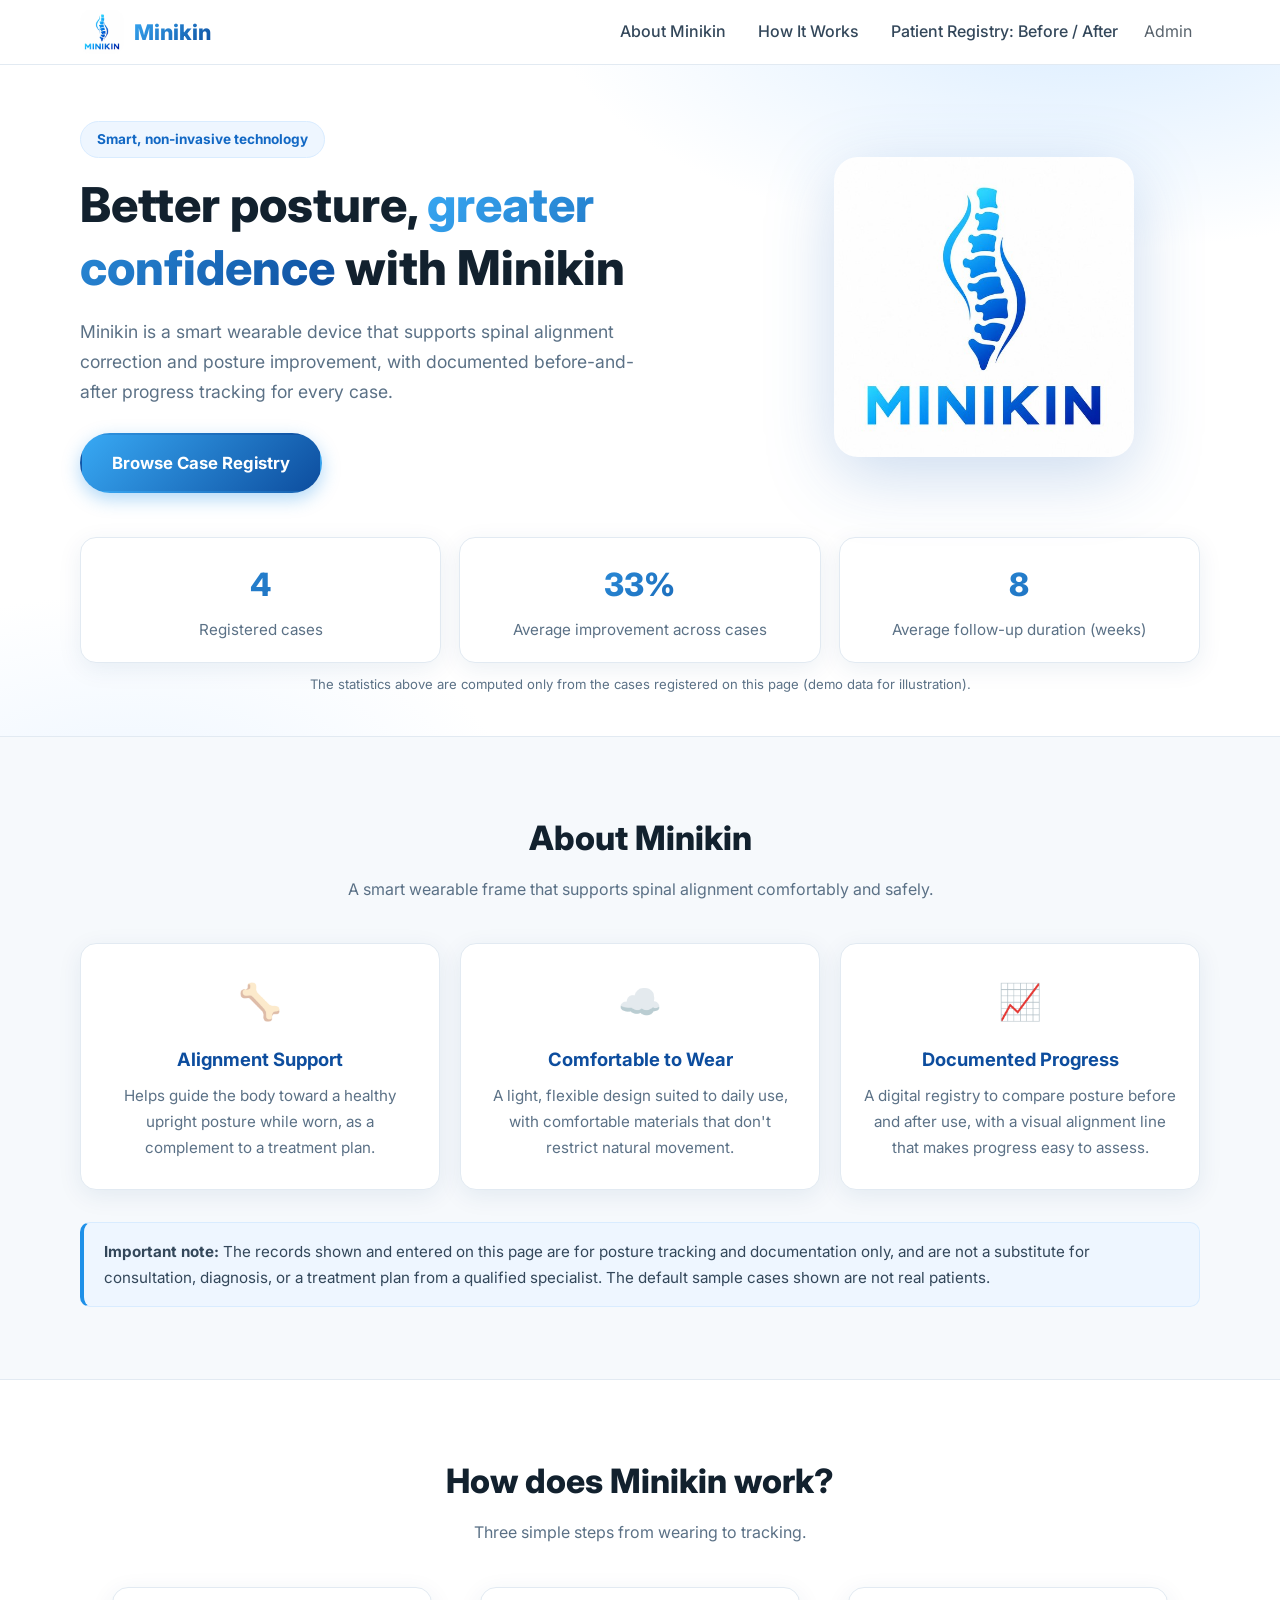
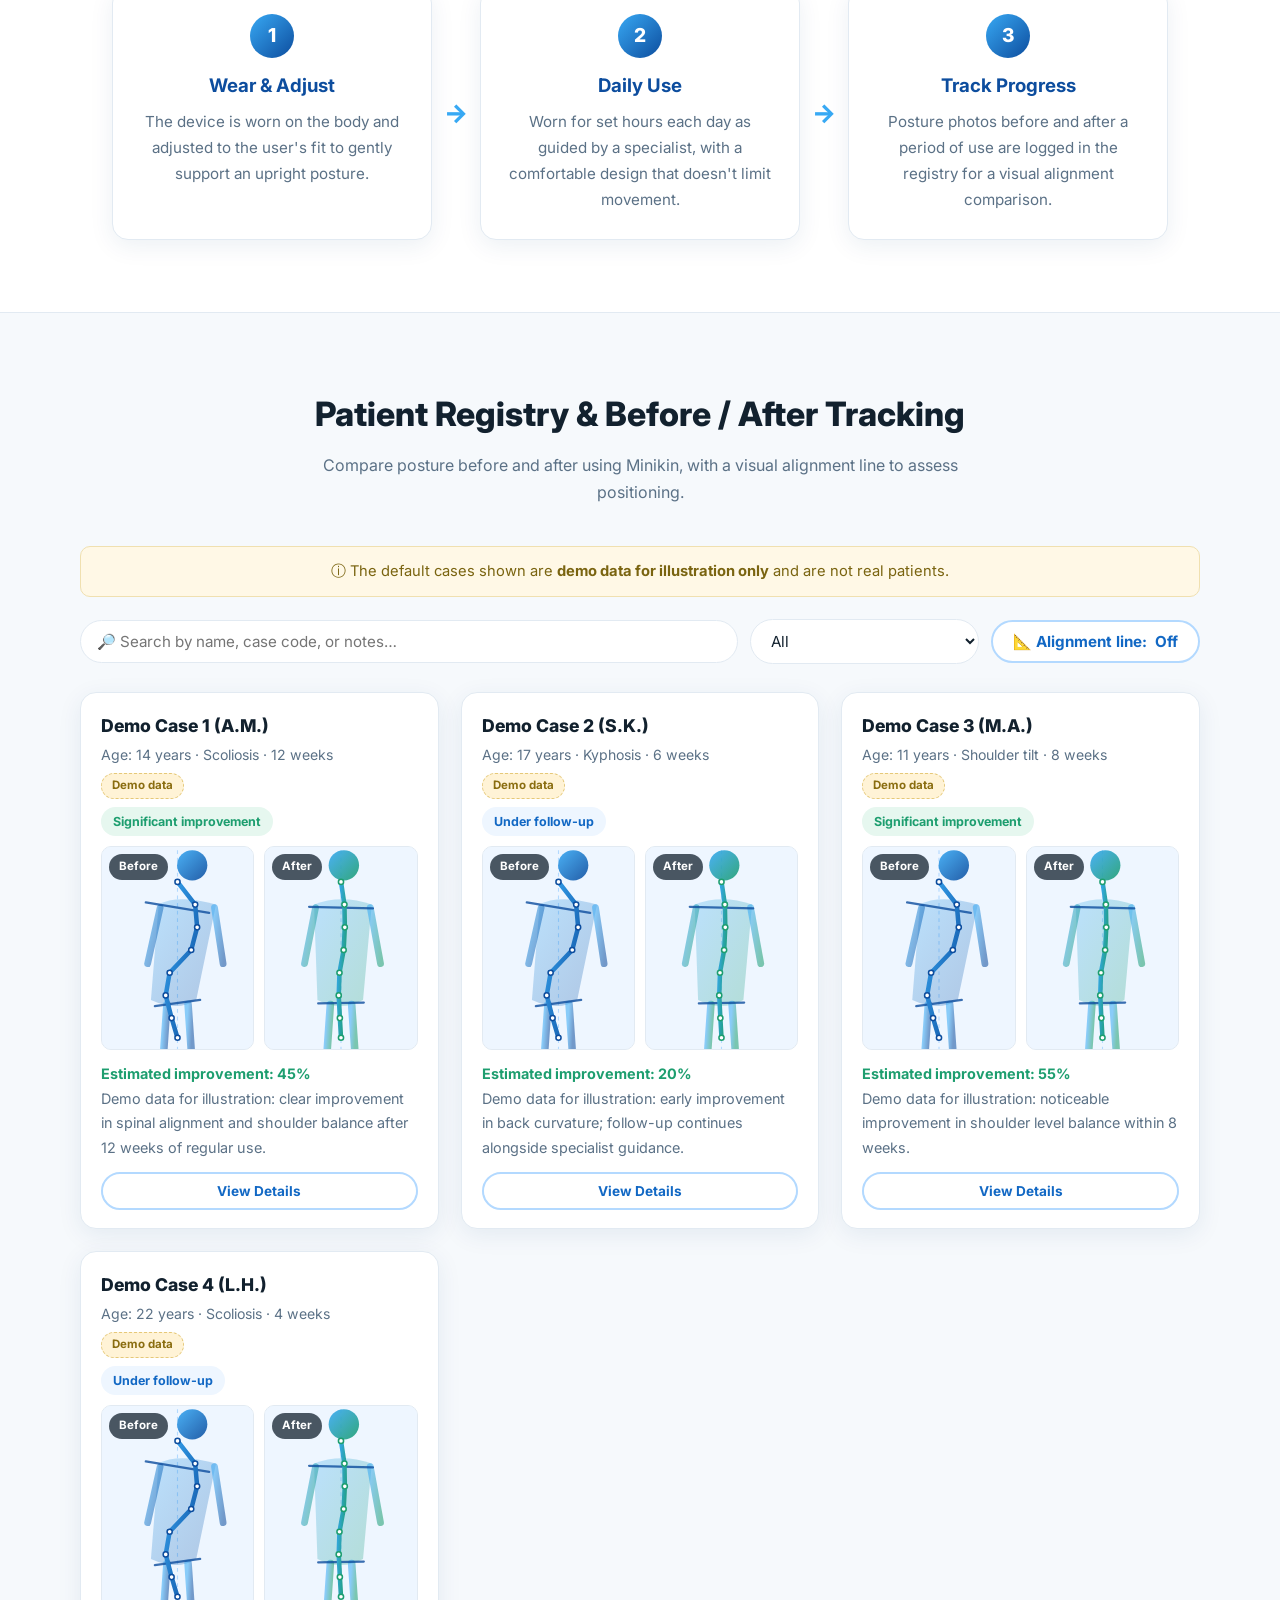
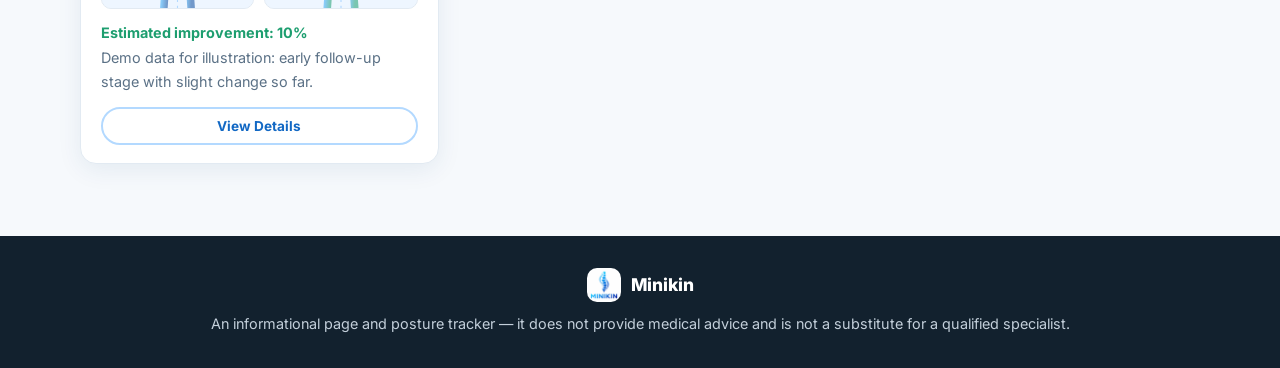
<file: index.html>
<!DOCTYPE html>
<html lang="en" dir="ltr">
<head>
  <meta charset="UTF-8" />
  <meta name="viewport" content="width=device-width, initial-scale=1.0" />
  <title>Minikin | Smart Posture &amp; Spinal Alignment Device</title>
  <meta name="description" content="Minikin - a smart, non-invasive wearable device supporting spinal alignment correction and posture improvement, with a registry to track cases before and after use." />
  <!-- Clean fonts (load when online, with automatic system fallbacks) -->
  <link rel="preconnect" href="https://fonts.googleapis.com" />
  <link rel="preconnect" href="https://fonts.gstatic.com" crossorigin />
  <link href="https://fonts.googleapis.com/css2?family=Inter:wght@400;500;600;700;800&display=swap" rel="stylesheet" />
  <link rel="stylesheet" href="styles.css" />
</head>
<body>

  <!-- ===== Sticky top navigation bar ===== -->
  <header class="navbar" id="top">
    <div class="container nav-inner">
      <a class="brand" href="#top" aria-label="Minikin - Home">
        <img src="[data-uri]" alt="Minikin logo" class="brand-logo" />
        <span class="brand-name">Minikin</span>
      </a>

      <button class="nav-toggle" id="navToggle" aria-label="Open menu" aria-expanded="false">
        <span></span><span></span><span></span>
      </button>

      <nav class="nav-links" id="navLinks" aria-label="Main navigation">
        <a href="#about">About Minikin</a>
        <a href="#how">How It Works</a>
        <a href="#registry">Patient Registry: Before / After</a>
        <a href="#add" class="admin-only">Add New Case</a>
        <button type="button" class="admin-login-link" id="adminToggle">Admin</button>
      </nav>

      <a href="#add" class="btn btn-primary nav-cta admin-only">+ Add Case</a>
    </div>
  </header>

  <main>
    <!-- ===== Hero section ===== -->
    <section class="hero">
      <div class="container hero-inner">
        <div class="hero-text">
          <span class="hero-badge">Smart, non-invasive technology</span>
          <h1>Better posture, <span class="grad-text">greater confidence</span> with Minikin</h1>
          <p class="hero-sub">
            Minikin is a smart wearable device that supports spinal alignment correction
            and posture improvement, with documented before-and-after progress tracking for every case.
          </p>
          <div class="hero-ctas">
            <a href="#registry" class="btn btn-primary btn-lg">Browse Case Registry</a>
            <a href="#add" class="btn btn-outline btn-lg admin-only">Add a New Case</a>
          </div>
        </div>
        <div class="hero-visual" aria-hidden="true">
          <img src="[data-uri]" alt="" class="hero-logo" />
        </div>
      </div>

      <!-- Stat cards: computed live from the current registry data -->
      <div class="container">
        <div class="stats-grid" id="statsGrid" aria-label="Registry statistics">
          <div class="stat-card">
            <span class="stat-num" id="statCount">0</span>
            <span class="stat-label">Registered cases</span>
          </div>
          <div class="stat-card">
            <span class="stat-num" id="statAvg">—</span>
            <span class="stat-label">Average improvement across cases</span>
          </div>
          <div class="stat-card">
            <span class="stat-num" id="statWeeks">—</span>
            <span class="stat-label">Average follow-up duration (weeks)</span>
          </div>
        </div>
        <p class="stats-note">The statistics above are computed only from the cases registered on this page (demo data for illustration).</p>
      </div>
    </section>

    <!-- ===== About Minikin ===== -->
    <section class="section" id="about">
      <div class="container">
        <h2 class="section-title">About Minikin</h2>
        <p class="section-sub">A smart wearable frame that supports spinal alignment comfortably and safely.</p>
        <div class="cards-3">
          <article class="info-card">
            <div class="info-icon">🦴</div>
            <h3>Alignment Support</h3>
            <p>Helps guide the body toward a healthy upright posture while worn, as a complement to a treatment plan.</p>
          </article>
          <article class="info-card">
            <div class="info-icon">☁️</div>
            <h3>Comfortable to Wear</h3>
            <p>A light, flexible design suited to daily use, with comfortable materials that don't restrict natural movement.</p>
          </article>
          <article class="info-card">
            <div class="info-icon">📈</div>
            <h3>Documented Progress</h3>
            <p>A digital registry to compare posture before and after use, with a visual alignment line that makes progress easy to assess.</p>
          </article>
        </div>
        <div class="disclaimer">
          <strong>Important note:</strong>
          The records shown and entered on this page are for posture tracking and documentation only,
          and are not a substitute for consultation, diagnosis, or a treatment plan from a qualified specialist.
          The default sample cases shown are not real patients.
        </div>
      </div>
    </section>

    <!-- ===== How it works ===== -->
    <section class="section section-alt" id="how">
      <div class="container">
        <h2 class="section-title">How does Minikin work?</h2>
        <p class="section-sub">Three simple steps from wearing to tracking.</p>
        <div class="steps">
          <div class="step">
            <span class="step-num">1</span>
            <h3>Wear &amp; Adjust</h3>
            <p>The device is worn on the body and adjusted to the user's fit to gently support an upright posture.</p>
          </div>
          <div class="step-arrow" aria-hidden="true">→</div>
          <div class="step">
            <span class="step-num">2</span>
            <h3>Daily Use</h3>
            <p>Worn for set hours each day as guided by a specialist, with a comfortable design that doesn't limit movement.</p>
          </div>
          <div class="step-arrow" aria-hidden="true">→</div>
          <div class="step">
            <span class="step-num">3</span>
            <h3>Track Progress</h3>
            <p>Posture photos before and after a period of use are logged in the registry for a visual alignment comparison.</p>
          </div>
        </div>
      </div>
    </section>

    <!-- ===== Patient registry & before/after ===== -->
    <section class="section" id="registry">
      <div class="container">
        <h2 class="section-title">Patient Registry &amp; Before / After Tracking</h2>
        <p class="section-sub">Compare posture before and after using Minikin, with a visual alignment line to assess positioning.</p>

        <div class="sample-banner">
          ⓘ The default cases shown are <strong>demo data for illustration only</strong> and are not real patients.
        </div>

        <!-- Search and filter controls -->
        <div class="registry-controls">
          <div class="control-group grow">
            <label for="searchInput" class="sr-only">Search by name or notes</label>
            <input type="search" id="searchInput" placeholder="🔎 Search by name, case code, or notes…" />
          </div>
          <div class="control-group">
            <label for="filterSelect" class="sr-only">Filter by condition type</label>
            <select id="filterSelect">
              <option value="all">All</option>
              <option value="Significant improvement">Significant improvement</option>
              <option value="Under follow-up">Under follow-up</option>
              <option value="Scoliosis">Scoliosis</option>
              <option value="Kyphosis">Kyphosis</option>
              <option value="Shoulder tilt">Shoulder tilt</option>
            </select>
          </div>
          <button class="btn btn-outline" id="overlayToggle" aria-pressed="false">
            📐 Alignment line: <span id="overlayState">Off</span>
          </button>
          <button class="btn btn-ghost admin-only" id="restoreSamples">↺ Restore sample cases</button>
        </div>

        <!-- Patient cards grid -->
        <div class="patients-grid" id="patientsGrid" aria-live="polite"></div>
        <p class="empty-state" id="emptyState" hidden>No cases match the current search or filter.</p>
      </div>
    </section>

    <!-- ===== Add new case form ===== -->
    <section class="section section-alt admin-only" id="add">
      <div class="container">
        <h2 class="section-title">Add a New Case</h2>
        <p class="section-sub">Register a case that used Minikin, with before/after photos (optional), to track progress.</p>

        <form class="patient-form" id="patientForm" novalidate>
          <div class="form-grid">
            <div class="form-field">
              <label for="fName">Patient name / case code <span class="req">*</span></label>
              <input type="text" id="fName" name="name" required maxlength="60" placeholder="e.g. Case #7" />
              <small class="field-error" data-error-for="fName"></small>
            </div>

            <div class="form-field">
              <label for="fAge">Age <span class="req">*</span></label>
              <input type="number" id="fAge" name="age" required min="3" max="100" placeholder="e.g. 14" />
              <small class="field-error" data-error-for="fAge"></small>
            </div>

            <div class="form-field">
              <label for="fType">Condition type <span class="req">*</span></label>
              <select id="fType" name="type" required>
                <option value="">Select type…</option>
                <option value="Scoliosis">Scoliosis</option>
                <option value="Kyphosis">Kyphosis (rounded back)</option>
                <option value="Shoulder tilt">Shoulder tilt</option>
                <option value="Other">Other</option>
              </select>
              <small class="field-error" data-error-for="fType"></small>
            </div>

            <div class="form-field">
              <label for="fStatus">Current status <span class="req">*</span></label>
              <select id="fStatus" name="status" required>
                <option value="Under follow-up">Under follow-up</option>
                <option value="Significant improvement">Significant improvement</option>
              </select>
              <small class="field-error" data-error-for="fStatus"></small>
            </div>

            <div class="form-field">
              <label for="fWeeks">Duration of Minikin use (weeks) <span class="req">*</span></label>
              <input type="number" id="fWeeks" name="weeks" required min="1" max="104" placeholder="e.g. 8" />
              <small class="field-error" data-error-for="fWeeks"></small>
            </div>

            <div class="form-field">
              <label for="fImprovement">Estimated improvement (%) — optional</label>
              <input type="number" id="fImprovement" name="improvement" min="0" max="100" placeholder="e.g. 40" />
              <small class="field-error" data-error-for="fImprovement"></small>
            </div>

            <div class="form-field full">
              <label for="fNotes">Improvement description or notes</label>
              <textarea id="fNotes" name="notes" rows="3" maxlength="400" placeholder="Short notes about the case and progress…"></textarea>
            </div>

            <div class="form-field">
              <label for="fBefore">"Before" photo (optional)</label>
              <input type="file" id="fBefore" name="before" accept="image/*" />
              <small class="field-hint">If left empty, an automatic illustration is used.</small>
            </div>

            <div class="form-field">
              <label for="fAfter">"After" photo (optional)</label>
              <input type="file" id="fAfter" name="after" accept="image/*" />
              <small class="field-hint">If left empty, an automatic illustration is used.</small>
            </div>
          </div>

          <div class="form-actions">
            <button type="submit" class="btn btn-primary btn-lg">Save Case to Registry</button>
            <button type="reset" class="btn btn-ghost">Clear Fields</button>
          </div>
          <p class="form-success" id="formSuccess" hidden>✅ Case saved successfully and added to the registry.</p>
        </form>
      </div>
    </section>
  </main>

  <!-- ===== Case details modal ===== -->
  <div class="modal-backdrop" id="modalBackdrop" hidden>
    <div class="modal" role="dialog" aria-modal="true" aria-labelledby="modalTitle">
      <button class="modal-close" id="modalClose" aria-label="Close">✕</button>
      <h3 id="modalTitle">Case details</h3>
      <div class="modal-body" id="modalBody"></div>
    </div>
  </div>

  <footer class="footer">
    <div class="container footer-inner">
      <div class="footer-brand">
        <img src="[data-uri]" alt="Minikin logo" class="brand-logo small" />
        <span>Minikin</span>
      </div>
      <p>An informational page and posture tracker — it does not provide medical advice and is not a substitute for a qualified specialist.</p>
    </div>
  </footer>

  <script src="script.js"></script>
</body>
</html>
</file>
<file: styles.css>
/* =====================================================
   Minikin — styles.css
   Modern medical-tech UI (English, LTR)
   ===================================================== */

/* ---------- Color and size variables ---------- */
:root {
  --blue-50:  #eef6ff;
  --blue-100: #d9ecff;
  --blue-200: #b3d9ff;
  --blue-400: #38a9f4;
  --blue-500: #1e90e8;
  --blue-600: #1268c4;
  --blue-700: #0d4d9e;
  --slate-900: #12212e;
  --slate-700: #33475a;
  --slate-500: #5b7186;
  --slate-300: #c3cfda;
  --bg:        #f6f9fc;
  --card-bg:   #ffffff;
  --border:    #e2eaf2;
  --success:   #1d9e6f;
  --danger:    #d64545;
  --radius:    16px;
  --radius-sm: 10px;
  --shadow:    0 6px 24px rgba(18, 60, 110, 0.08);
  --shadow-lg: 0 14px 44px rgba(18, 60, 110, 0.14);
  --grad:      linear-gradient(135deg, var(--blue-400), var(--blue-700));
  --font:      "Inter", "Segoe UI", Roboto, "Helvetica Neue", Arial, sans-serif;
}

/* ---------- Base ---------- */
* { box-sizing: border-box; margin: 0; padding: 0; }

html { scroll-behavior: smooth; }

body {
  font-family: var(--font);
  background: var(--bg);
  color: var(--slate-900);
  line-height: 1.7;
}

img { max-width: 100%; display: block; }

.container {
  width: min(1120px, 92%);
  margin-inline: auto;
}

.sr-only {
  position: absolute; width: 1px; height: 1px;
  clip: rect(0 0 0 0); overflow: hidden; white-space: nowrap;
}

/* ---------- Buttons ---------- */
.btn {
  display: inline-flex; align-items: center; justify-content: center; gap: 8px;
  font-family: var(--font); font-weight: 700; font-size: 0.95rem;
  padding: 10px 20px; border-radius: 999px; border: 2px solid transparent;
  cursor: pointer; text-decoration: none; transition: all 0.25s ease;
  white-space: nowrap;
}
.btn-lg { padding: 14px 30px; font-size: 1.05rem; }
.btn-primary {
  background: var(--grad); color: #fff;
  box-shadow: 0 6px 18px rgba(30, 144, 232, 0.35);
}
.btn-primary:hover { transform: translateY(-2px); box-shadow: 0 10px 26px rgba(30, 144, 232, 0.45); }
.btn-outline {
  background: #fff; color: var(--blue-600); border-color: var(--blue-200);
}
.btn-outline:hover, .btn-outline[aria-pressed="true"] {
  background: var(--blue-50); border-color: var(--blue-500);
}
.btn-ghost { background: transparent; color: var(--slate-500); }
.btn-ghost:hover { color: var(--blue-600); background: var(--blue-50); }
.btn-danger { background: #fdecec; color: var(--danger); }
.btn-danger:hover { background: var(--danger); color: #fff; }

/* ---------- Navigation bar ---------- */
.navbar {
  position: sticky; top: 0; z-index: 100;
  background: rgba(255, 255, 255, 0.92);
  backdrop-filter: blur(12px);
  border-bottom: 1px solid var(--border);
}
.nav-inner {
  display: flex; align-items: center; gap: 20px;
  padding-block: 10px;
}
.brand { display: flex; align-items: center; gap: 10px; text-decoration: none; }
.brand-logo { width: 44px; height: 44px; object-fit: contain; border-radius: 10px; }
.brand-logo.small { width: 34px; height: 34px; }
.brand-name {
  font-weight: 800; font-size: 1.35rem;
  background: var(--grad);
  -webkit-background-clip: text; background-clip: text; color: transparent;
}
.nav-links { display: flex; gap: 4px; margin-inline-start: auto; }
.nav-links a {
  text-decoration: none; color: var(--slate-700); font-weight: 500;
  padding: 8px 14px; border-radius: 999px; transition: all 0.2s ease;
}
.nav-links a:hover { color: var(--blue-600); background: var(--blue-50); }
.nav-cta { margin-inline-start: 8px; }

.nav-toggle {
  display: none; flex-direction: column; gap: 5px;
  background: none; border: none; cursor: pointer; padding: 8px;
  margin-inline-start: auto;
}
.nav-toggle span {
  width: 24px; height: 3px; border-radius: 2px; background: var(--slate-700);
  transition: all 0.25s ease;
}
.nav-toggle.open span:nth-child(1) { transform: translateY(8px) rotate(45deg); }
.nav-toggle.open span:nth-child(2) { opacity: 0; }
.nav-toggle.open span:nth-child(3) { transform: translateY(-8px) rotate(-45deg); }

/* ---------- Hero section ---------- */
.hero {
  background:
    radial-gradient(900px 420px at 85% -10%, var(--blue-100), transparent 60%),
    radial-gradient(700px 380px at 10% 110%, var(--blue-50), transparent 55%),
    #fff;
  padding: 56px 0 40px;
  border-bottom: 1px solid var(--border);
}
.hero-inner {
  display: grid; grid-template-columns: 1.2fr 0.8fr;
  gap: 40px; align-items: center;
}
.hero-badge {
  display: inline-block; background: var(--blue-50); color: var(--blue-600);
  font-weight: 700; font-size: 0.85rem;
  padding: 6px 16px; border-radius: 999px; border: 1px solid var(--blue-100);
  margin-bottom: 16px;
}
.hero h1 { font-size: clamp(1.9rem, 4.5vw, 3rem); font-weight: 800; line-height: 1.3; }
.grad-text {
  background: var(--grad);
  -webkit-background-clip: text; background-clip: text; color: transparent;
}
.hero-sub { color: var(--slate-500); font-size: 1.1rem; margin: 18px 0 26px; max-width: 560px; }
.hero-ctas { display: flex; gap: 14px; flex-wrap: wrap; }
.hero-visual { display: flex; justify-content: center; }
.hero-logo {
  width: min(300px, 70%);
  filter: drop-shadow(0 18px 34px rgba(18, 90, 180, 0.22));
  border-radius: 24px;
}

/* Stat cards */
.stats-grid {
  display: grid; grid-template-columns: repeat(3, 1fr);
  gap: 18px; margin-top: 44px;
}
.stat-card {
  background: var(--card-bg); border: 1px solid var(--border);
  border-radius: var(--radius); box-shadow: var(--shadow);
  padding: 20px; text-align: center;
  display: flex; flex-direction: column; gap: 4px;
}
.stat-num {
  font-size: 2rem; font-weight: 800;
  background: var(--grad);
  -webkit-background-clip: text; background-clip: text; color: transparent;
}
.stat-label { color: var(--slate-500); font-size: 0.95rem; }
.stats-note { color: var(--slate-500); font-size: 0.82rem; margin-top: 10px; text-align: center; }

/* ---------- Generic sections ---------- */
.section { padding: 72px 0; }
.section-alt { background: #fff; border-block: 1px solid var(--border); }
.section-title { font-size: clamp(1.5rem, 3vw, 2.1rem); font-weight: 800; text-align: center; }
.section-sub { color: var(--slate-500); text-align: center; margin: 10px auto 40px; max-width: 640px; }

/* "About" cards */
.cards-3 { display: grid; grid-template-columns: repeat(3, 1fr); gap: 20px; }
.info-card {
  background: var(--card-bg); border: 1px solid var(--border);
  border-radius: var(--radius); box-shadow: var(--shadow);
  padding: 28px 22px; text-align: center;
  transition: transform 0.25s ease, box-shadow 0.25s ease;
}
.info-card:hover { transform: translateY(-4px); box-shadow: var(--shadow-lg); }
.info-icon { font-size: 2.2rem; margin-bottom: 12px; }
.info-card h3 { font-size: 1.15rem; margin-bottom: 8px; color: var(--blue-700); }
.info-card p { color: var(--slate-500); font-size: 0.95rem; }

.disclaimer {
  margin-top: 32px; background: var(--blue-50);
  border: 1px solid var(--blue-100); border-inline-start: 4px solid var(--blue-500);
  border-radius: var(--radius-sm); padding: 16px 20px;
  color: var(--slate-700); font-size: 0.95rem;
}

/* "How it works" steps */
.steps {
  display: flex; align-items: stretch; justify-content: center;
  gap: 12px; flex-wrap: wrap;
}
.step {
  flex: 1; min-width: 220px; max-width: 320px;
  background: var(--card-bg); border: 1px solid var(--border);
  border-radius: var(--radius); box-shadow: var(--shadow);
  padding: 26px 22px; text-align: center;
}
.step-num {
  display: inline-flex; align-items: center; justify-content: center;
  width: 44px; height: 44px; border-radius: 50%;
  background: var(--grad); color: #fff; font-weight: 800; font-size: 1.2rem;
  margin-bottom: 12px;
}
.step h3 { color: var(--blue-700); margin-bottom: 8px; }
.step p { color: var(--slate-500); font-size: 0.95rem; }
.step-arrow { align-self: center; font-size: 1.6rem; color: var(--blue-400); font-weight: 800; }

/* ---------- Patient registry ---------- */
.sample-banner {
  background: #fff8e6; border: 1px solid #f0e0b0;
  color: #7a6410; border-radius: var(--radius-sm);
  padding: 12px 18px; font-size: 0.92rem; text-align: center;
  margin-bottom: 22px;
}

.registry-controls {
  display: flex; flex-wrap: wrap; gap: 12px; align-items: center;
  margin-bottom: 28px;
}
.control-group.grow { flex: 1; min-width: 240px; }
.registry-controls input[type="search"],
.registry-controls select {
  width: 100%; font-family: var(--font); font-size: 0.95rem;
  padding: 11px 16px; border-radius: 999px;
  border: 1.5px solid var(--border); background: #fff; color: var(--slate-900);
  transition: border-color 0.2s ease, box-shadow 0.2s ease;
}
.registry-controls input:focus, .registry-controls select:focus {
  outline: none; border-color: var(--blue-400);
  box-shadow: 0 0 0 4px rgba(56, 169, 244, 0.15);
}

/* Cards grid */
.patients-grid {
  display: grid; grid-template-columns: repeat(auto-fill, minmax(min(320px, 100%), 1fr));
  gap: 22px;
}
.patient-card {
  background: var(--card-bg); border: 1px solid var(--border);
  border-radius: var(--radius); box-shadow: var(--shadow);
  overflow: hidden; display: flex; flex-direction: column;
  transition: transform 0.25s ease, box-shadow 0.25s ease;
}
.patient-card:hover { transform: translateY(-4px); box-shadow: var(--shadow-lg); }

.patient-head { padding: 18px 20px 10px; display: flex; justify-content: space-between; align-items: flex-start; gap: 10px; }
.patient-name { font-size: 1.1rem; font-weight: 800; }
.patient-meta { color: var(--slate-500); font-size: 0.88rem; margin-top: 2px; }
.status-pill {
  font-size: 0.78rem; font-weight: 700; padding: 4px 12px; border-radius: 999px;
  white-space: nowrap;
}
.status-pill.improved { background: #e6f7ef; color: var(--success); }
.status-pill.progress { background: var(--blue-50); color: var(--blue-600); }

.sample-tag {
  display: inline-block; font-size: 0.72rem; font-weight: 700;
  background: #fff3d6; color: #8a6d10; border: 1px dashed #e5c878;
  padding: 2px 10px; border-radius: 999px; margin-top: 6px;
}

/* Before / after comparison */
.ba-wrap {
  display: grid; grid-template-columns: 1fr 1fr; gap: 10px;
  padding: 0 20px;
}
.ba-item { position: relative; }
.ba-item img {
  width: 100%; aspect-ratio: 3 / 4; object-fit: cover;
  border-radius: var(--radius-sm); border: 1px solid var(--border);
  background: var(--blue-50);
}
.ba-label {
  position: absolute; top: 8px; inset-inline-start: 8px;
  background: rgba(18, 33, 46, 0.75); color: #fff;
  font-size: 0.72rem; font-weight: 700;
  padding: 3px 10px; border-radius: 999px; z-index: 2;
}

/* Alignment line and grid layer above the images */
.ba-item .align-overlay {
  position: absolute; inset: 0; border-radius: var(--radius-sm);
  pointer-events: none; opacity: 0; transition: opacity 0.25s ease; z-index: 1;
  background:
    /* Light horizontal grid lines */
    repeating-linear-gradient(to bottom, rgba(30,144,232,0.14) 0 1px, transparent 1px 20%),
    /* Central vertical line for measuring spinal straightness */
    linear-gradient(to bottom, rgba(214,69,69,0.85), rgba(214,69,69,0.85)) center / 2px 100% no-repeat;
}
body.overlay-on .ba-item .align-overlay { opacity: 1; }

.patient-notes {
  padding: 12px 20px; color: var(--slate-500); font-size: 0.9rem;
  flex: 1;
}
.patient-notes .improve { color: var(--success); font-weight: 700; }

.patient-actions {
  display: flex; gap: 8px; padding: 0 20px 18px;
}
.patient-actions .btn { flex: 1; padding: 9px 10px; font-size: 0.85rem; }

.empty-state { text-align: center; color: var(--slate-500); padding: 40px 0; }

/* ---------- Add case form ---------- */
.patient-form {
  max-width: 860px; margin-inline: auto;
  background: var(--card-bg); border: 1px solid var(--border);
  border-radius: var(--radius); box-shadow: var(--shadow);
  padding: 32px;
}
.form-grid {
  display: grid; grid-template-columns: 1fr 1fr; gap: 18px 20px;
}
.form-field { display: flex; flex-direction: column; gap: 6px; }
.form-field.full { grid-column: 1 / -1; }
.form-field label { font-weight: 700; font-size: 0.92rem; }
.req { color: var(--danger); }
.form-field input, .form-field select, .form-field textarea {
  font-family: var(--font); font-size: 0.95rem;
  padding: 11px 14px; border-radius: var(--radius-sm);
  border: 1.5px solid var(--border); background: #fff; color: var(--slate-900);
  transition: border-color 0.2s ease, box-shadow 0.2s ease;
}
.form-field input:focus, .form-field select:focus, .form-field textarea:focus {
  outline: none; border-color: var(--blue-400);
  box-shadow: 0 0 0 4px rgba(56, 169, 244, 0.15);
}
.form-field input.invalid, .form-field select.invalid {
  border-color: var(--danger);
  box-shadow: 0 0 0 4px rgba(214, 69, 69, 0.12);
}
.field-error { color: var(--danger); font-size: 0.8rem; min-height: 1em; }
.field-hint { color: var(--slate-500); font-size: 0.8rem; }

.form-actions { display: flex; gap: 12px; margin-top: 24px; flex-wrap: wrap; }
.form-success {
  margin-top: 16px; background: #e6f7ef; color: var(--success);
  border: 1px solid #b9e6d2; border-radius: var(--radius-sm);
  padding: 12px 18px; font-weight: 700; text-align: center;
}

/* ---------- Modal ---------- */
.modal-backdrop {
  position: fixed; inset: 0; z-index: 200;
  background: rgba(18, 33, 46, 0.55);
  display: flex; align-items: center; justify-content: center;
  padding: 20px;
}
.modal-backdrop[hidden] { display: none; }
.modal {
  background: #fff; border-radius: var(--radius);
  width: min(680px, 100%); max-height: 88vh; overflow-y: auto;
  padding: 28px; position: relative;
  box-shadow: var(--shadow-lg);
  animation: pop 0.22s ease;
}
@keyframes pop { from { transform: scale(0.95); opacity: 0; } to { transform: scale(1); opacity: 1; } }
.modal-close {
  position: absolute; top: 14px; inset-inline-end: 14px;
  background: var(--blue-50); border: none; cursor: pointer;
  width: 36px; height: 36px; border-radius: 50%;
  font-size: 1rem; color: var(--slate-700);
}
.modal-close:hover { background: var(--blue-100); }
.modal h3 { margin-bottom: 16px; color: var(--blue-700); }
.modal .ba-wrap { padding: 0; margin-bottom: 16px; }
.modal .detail-rows { display: grid; gap: 8px; font-size: 0.95rem; }
.modal .detail-rows div { display: flex; gap: 8px; }
.modal .detail-rows dt { font-weight: 700; min-width: 150px; color: var(--slate-700); }
.modal .detail-rows dd { color: var(--slate-500); }

/* ---------- Footer ---------- */
.footer {
  background: var(--slate-900); color: var(--slate-300);
  padding: 32px 0; font-size: 0.9rem;
}
.footer-inner { display: flex; flex-direction: column; align-items: center; gap: 10px; text-align: center; }
.footer-brand { display: flex; align-items: center; gap: 10px; color: #fff; font-weight: 800; font-size: 1.1rem; }

/* ---------- Small-screen responsiveness ---------- */
@media (max-width: 900px) {
  .hero-inner { grid-template-columns: 1fr; text-align: center; }
  .hero-sub { margin-inline: auto; }
  .hero-ctas { justify-content: center; }
  .hero-visual { order: -1; }
  .hero-logo { width: min(220px, 55%); }
  .cards-3 { grid-template-columns: 1fr; }
  .stats-grid { grid-template-columns: 1fr 1fr; }
  .step-arrow { display: none; }
}

@media (max-width: 720px) {
  .nav-links {
    position: absolute; top: 100%; inset-inline: 0;
    flex-direction: column; align-items: stretch;
    background: #fff;
    border-bottom: 1px solid var(--border);
    box-shadow: 0 14px 28px rgba(15, 23, 42, 0.10);
    padding: 6px 0; gap: 0;
    display: none;
    z-index: 99;
  }
  .nav-links.open { display: flex; }
  .nav-links a, .nav-links .admin-login-link {
    display: block; width: 100%; text-align: start;
    padding: 14px 22px; border-radius: 0;
    border-top: 1px solid var(--border);
  }
  .nav-links a:first-child { border-top: 0; }
  .nav-links a:hover, .nav-links .admin-login-link:hover { background: var(--blue-50); color: var(--blue-600); }
  .nav-toggle { display: flex; }
  .nav-cta { display: none; }
  .stats-grid { grid-template-columns: 1fr; }
  .form-grid { grid-template-columns: 1fr; }
  .patient-form { padding: 22px; }
  .registry-controls .btn { flex: 1 1 100%; }
  .section { padding: 52px 0; }
}

/* ---------- Admin mode ---------- */
.admin-only { display: none !important; }
body.is-admin .admin-only { display: revert !important; }
body.is-admin section.admin-only { display: block !important; }
body.is-admin a.btn.admin-only { display: inline-flex !important; }
.admin-login-link { background: none; border: 0; color: inherit; font: inherit; cursor: pointer; opacity: .7; padding: 0 .5rem; }
.admin-login-link:hover { opacity: 1; }
.nav-links a, .admin-login-link { white-space: nowrap; }

/* On small screens the "+ Add Case" CTA stays hidden for admins too; the menu lists Add New Case instead */
@media (max-width: 720px) {
  body.is-admin a.btn.nav-cta { display: none !important; }
}

/* ---------- Mobile overflow guard: page never scrolls or shifts sideways ---------- */
html, body { max-width: 100%; overflow-x: hidden; }
@supports (overflow: clip) { html, body { overflow-x: clip; } }
.patient-card, .ba-wrap, .patient-head, .patient-actions, .registry-grid > * { min-width: 0; }
.patient-head { flex-wrap: wrap; gap: 8px; }
.patient-card, .modal { overflow-wrap: anywhere; }
@media (max-width: 720px) {
  .patient-actions { flex-wrap: wrap; }
}
</file>
